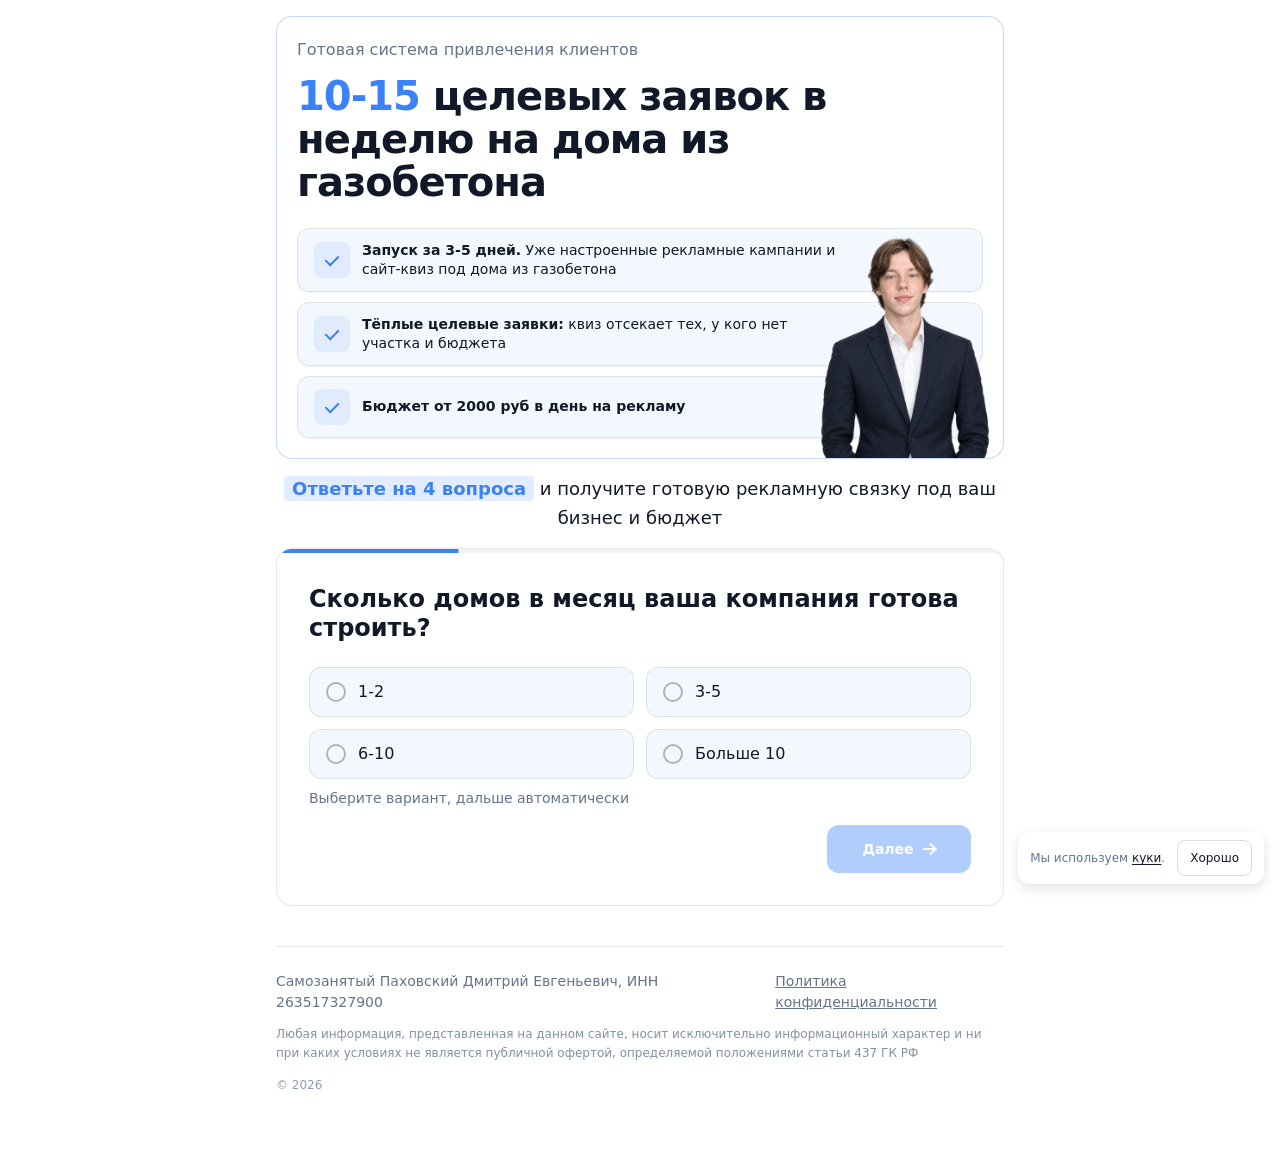
<file: index.html>
<!doctype html>
<html lang="ru">
<head>
<meta charset="utf-8">
<meta name="viewport" content="width=device-width, initial-scale=1">
<title>10-15 целевых заявок в неделю на дома из газобетона</title>
<meta name="description" content="Готовая рекламная связка для строительных компаний: запуск за 3-5 дней, сайт-квиз, Яндекс Директ, фильтрация нецелевых заявок, бюджет от 2000 руб в день.">
<meta property="og:title" content="10-15 целевых заявок в неделю на дома из газобетона">
<meta property="og:type" content="website">
<meta property="og:locale" content="ru_RU">
<!-- Yandex.Metrika counter: номер должен совпадать с metrikaId в js/config.js -->
<script>
/* Счётчик Метрики. Номер вписан цифрами, иначе проверка установки его не видит.
   На локальном файле и localhost не грузится. */
(function () {
  if (location.protocol === "file:" || location.hostname === "localhost" || location.hostname === "127.0.0.1") return;
  (function (m, e, t, r, i, k, a) {
    m[i] = m[i] || function () { (m[i].a = m[i].a || []).push(arguments); };
    m[i].l = 1 * new Date();
    for (var j = 0; j < document.scripts.length; j++) { if (document.scripts[j].src === r) return; }
    k = e.createElement(t); a = e.getElementsByTagName(t)[0]; k.async = 1; k.src = r; a.parentNode.insertBefore(k, a);
  })(window, document, "script", "https://mc.yandex.ru/metrika/tag.js", "ym");
  ym(113881017, "init", { clickmap: true, trackLinks: true, accurateTrackBounce: true, webvisor: false });
})();
</script>
<!-- /Yandex.Metrika counter -->
<link rel="stylesheet" href="css/base.css">
<link rel="stylesheet" href="css/hero.css">
<link rel="stylesheet" href="css/quiz.css">
</head>
<body>
<noscript><div><img src="https://mc.yandex.ru/watch/113881017" style="position:absolute; left:-9999px;" alt=""></div></noscript>
<main class="page">
  <section class="hero" id="hero">
    <div class="hero-in">
      <p class="hero-kicker">Готовая система привлечения клиентов</p>
      <h1 class="hero-title"><span class="accent">10-15</span> целевых заявок в неделю на дома из газобетона</h1>
      <div class="hero-body">
        <ul class="perks" id="perks">
          <li class="perk"><span class="perk-ic" aria-hidden="true"></span><p><strong>Запуск за <span data-c="days"></span> дней.</strong> Уже настроенные рекламные кампании и сайт-квиз под дома из газобетона</p></li>
          <li class="perk"><span class="perk-ic" aria-hidden="true"></span><p><strong>Тёплые целевые заявки:</strong> квиз отсекает тех, у кого нет участка и бюджета</p></li>
          <li class="perk"><span class="perk-ic" aria-hidden="true"></span><p><strong>Бюджет от <span data-c="adBudget"></span> руб в день на рекламу</strong></p></li>
        </ul>
        <div class="rep" id="rep" hidden></div>
      </div>
    </div>
  </section>

  <div class="stack">
    <p class="lead"><span class="lead-mark">Ответьте на 4 вопроса</span> и получите готовую рекламную связку под ваш бизнес и бюджет</p>
    <section class="quiz" id="quiz" aria-busy="false"></section>
  </div>

  <footer class="foot">
    <div class="foot-row">
      <p id="legal"></p>
      <a class="foot-link" href="privacy.html">Политика конфиденциальности</a>
    </div>
    <p class="foot-small">Любая информация, представленная на данном сайте, носит исключительно информационный характер и ни при каких условиях не является публичной офертой, определяемой положениями статьи 437 ГК РФ</p>
    <p class="foot-tiny">&copy; <span id="year"></span></p>
  </footer>
</main>

<script src="js/config.js"></script>
<script src="js/quiz-data.js"></script>
<script src="js/lead.js"></script>
<script src="js/quiz.js"></script>
<script src="js/main.js"></script>
</body>
</html>
</file>
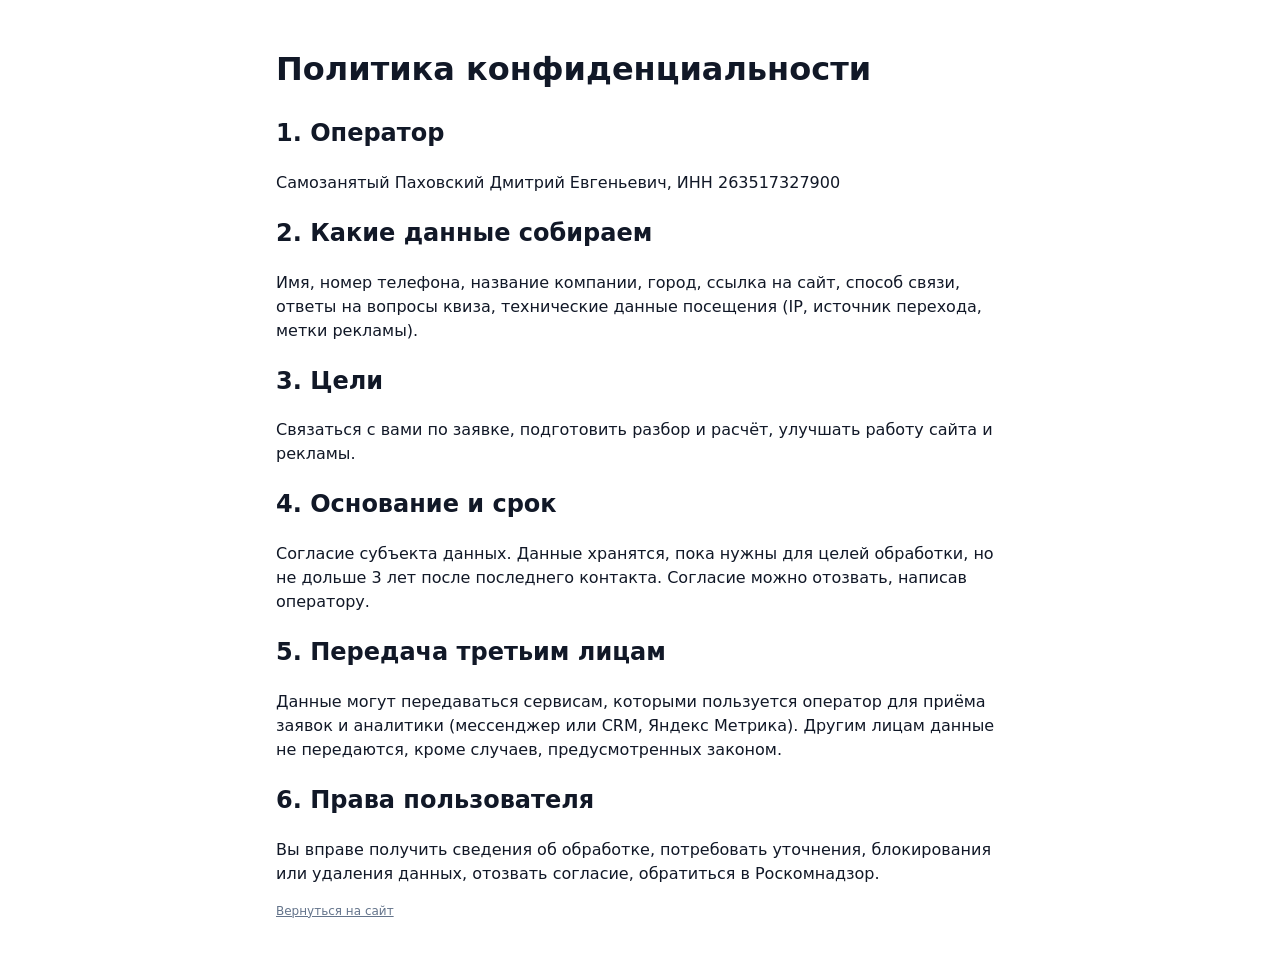
<file: privacy.html>
<!doctype html>
<html lang="ru"><head><meta charset="utf-8"><meta name="viewport" content="width=device-width, initial-scale=1">
<title>Политика конфиденциальности</title><link rel="stylesheet" href="css/base.css"></head>
<body><main class="wrap" style="padding-top:24px;padding-bottom:40px">
<h1>Политика конфиденциальности</h1>
<h2>1. Оператор</h2><p id="op"></p>
<h2>2. Какие данные собираем</h2><p>Имя, номер телефона, название компании, город, ссылка на сайт, способ связи, ответы на вопросы квиза, технические данные посещения (IP, источник перехода, метки рекламы).</p>
<h2>3. Цели</h2><p>Связаться с вами по заявке, подготовить разбор и расчёт, улучшать работу сайта и рекламы.</p>
<h2>4. Основание и срок</h2><p>Согласие субъекта данных. Данные хранятся, пока нужны для целей обработки, но не дольше 3 лет после последнего контакта. Согласие можно отозвать, написав оператору.</p>
<h2>5. Передача третьим лицам</h2><p>Данные могут передаваться сервисам, которыми пользуется оператор для приёма заявок и аналитики (мессенджер или CRM, Яндекс Метрика). Другим лицам данные не передаются, кроме случаев, предусмотренных законом.</p>
<h2>6. Права пользователя</h2><p>Вы вправе получить сведения об обработке, потребовать уточнения, блокирования или удаления данных, отозвать согласие, обратиться в Роскомнадзор.</p>
<p class="legal"><a href="index.html">Вернуться на сайт</a></p>
<script src="js/config.js"></script>
<script>
(function(){var c=window.SITE_CONFIG,op=document.getElementById("op");
var t=[c.legal,c.email&&("Контакт для обращений: "+c.email)].filter(Boolean).join(". ");
op.textContent=t||"Укажите оператора в js/config.js (поля legal и email).";})();
</script>
</main></body></html>
</file>
<file: css/base.css>
:root{--bg:#fff;--fg:#111827;--muted:#64748b;--warm:#f3f8fe;--border:#e2e3e5;--accent:#3b82f6;--accent-h:#3370d4;--accent-on:#fff;--danger:#dc2626;--radius:16px}
*{box-sizing:border-box}
html{scroll-behavior:smooth;-webkit-text-size-adjust:100%}
body{margin:0;background:var(--bg);color:var(--fg);font-family:ui-sans-serif,system-ui,-apple-system,"Segoe UI",Roboto,Arial,sans-serif;line-height:1.5;font-size:16px}
.page{max-width:760px;margin:0 auto;padding:12px 8px}
.accent{color:var(--accent)}
.stack{margin-top:16px;display:grid;gap:16px}
.lead{margin:0;text-align:center;font-size:16px;line-height:1.6}
.lead-mark{background:rgba(59,130,246,.15);color:var(--accent);font-weight:700;padding:2px 8px;border-radius:4px}
.foot{margin-top:40px;border-top:1px solid rgba(17,24,39,.1);padding:24px 0 40px;color:var(--muted);font-size:14px}
.foot p{margin:0}
.foot-row{display:flex;flex-direction:column;gap:8px;margin-bottom:12px}
.foot-link{color:var(--muted);text-decoration:underline;min-height:40px;display:inline-flex;align-items:center}
.foot-link:hover{color:var(--fg)}
.foot-small{font-size:12px;line-height:1.6;color:rgba(100,116,139,.8);margin-bottom:12px!important}
.foot-tiny{font-size:12px;color:rgba(100,116,139,.7)}
.cookie{position:fixed;left:0;right:0;bottom:12px;z-index:50;display:flex;justify-content:center;padding:0 12px;pointer-events:none}
.cookie-in{pointer-events:auto;display:inline-flex;align-items:center;gap:12px;background:var(--bg);color:var(--muted);border-radius:12px;padding:8px 12px;box-shadow:0 4px 12px rgba(0,0,0,.12);font-size:12px}
.cookie-in a{color:var(--fg);font-weight:500;text-decoration:underline;text-underline-offset:2px}
.cookie-ok{font:inherit;font-weight:500;color:var(--fg);background:transparent;border:1px solid rgba(17,24,39,.15);border-radius:8px;height:36px;padding:0 12px;cursor:pointer}
.cookie-ok:hover{background:rgba(17,24,39,.05)}
@media(min-width:768px){.page{padding:16px}.lead{font-size:18px}.foot-row{flex-direction:row;justify-content:space-between;align-items:center;gap:24px}.cookie{justify-content:flex-end;bottom:16px;padding:0 16px}}
@media(prefers-reduced-motion:reduce){html{scroll-behavior:auto}}
.wrap{max-width:760px;margin:0 auto;padding:0 16px}
.legal a{color:var(--muted)}.legal{font-size:12px;color:var(--muted)}
</file>
<file: css/hero.css>
.hero{position:relative;overflow:hidden;border:1px solid rgba(59,130,246,.3);border-radius:var(--radius);background:var(--bg)}
.hero-in{padding:20px 12px}
.hero-kicker{margin:0 0 12px;max-width:68ch;font-size:14px;font-weight:500;line-height:1.6;color:var(--muted)}
.hero-title{margin:0;font-size:28px;line-height:1.08;font-weight:800;letter-spacing:-.025em}
.hero-body{position:relative;margin-top:20px}
.perks{list-style:none;margin:0;padding:0;display:grid;gap:8px;position:relative;z-index:1}
.perk{display:flex;align-items:center;gap:10px;border:1px solid var(--border);border-radius:12px;background:var(--warm);padding:10px 12px;box-shadow:0 1px 2px rgba(0,0,0,.05)}
.perk p{margin:0;min-width:0;font-size:12px;line-height:1.35}
.perk strong{font-weight:600}
.perk-ic{flex:none;width:28px;height:28px;border-radius:8px;background:rgba(59,130,246,.1);position:relative}
.perk-ic::after{content:"";position:absolute;left:50%;top:50%;width:11px;height:6px;border-left:2px solid var(--accent);border-bottom:2px solid var(--accent);transform:translate(-50%,-62%) rotate(-45deg)}
.has-rep .perk:nth-child(1){padding-right:126px}.has-rep .perk:nth-child(2){padding-right:166px}.has-rep .perk:nth-child(3){padding-right:185px}
.rep{position:absolute;right:-24px;bottom:-24px;width:194px;height:260px;z-index:2;pointer-events:none}
.rep img{position:absolute;right:0;bottom:0;max-width:100%;max-height:100%;width:auto;height:auto;user-select:none;object-position:50% 45%}
.rep[hidden]{display:none}
@media(min-width:400px){.perk{gap:12px}.perk-ic{width:32px;height:32px}}
@media(min-width:768px){.hero-in{padding:20px}.hero-kicker{font-size:16px}.hero-title{font-size:40px}.hero-body{margin-top:24px}.perks{gap:10px}.perk{padding:12px 16px}.perk p{font-size:14px}.perk-ic{width:36px;height:36px}.rep{right:-16px}}
</file>
<file: css/quiz.css>
.quiz{overflow:hidden;border:1px solid rgba(17,24,39,.1);border-radius:var(--radius);background:var(--bg)}
.q-bar{height:4px;background:rgba(17,24,39,.05)}
.q-fill{height:100%;background:var(--accent);transform-origin:left;transition:transform .3s}
.q-panel{padding:24px 12px}
.q-title{margin:0;font-size:20px;line-height:1.2;font-weight:700;outline:none}
.q-sub{margin:8px 0 0;font-size:14px;line-height:1.6;color:var(--muted)}
.q-grid{margin-top:24px;display:grid;grid-template-columns:1fr;gap:8px}
.q-opt{display:flex;align-items:center;gap:12px;min-height:44px;width:100%;text-align:left;font:inherit;font-size:14px;font-weight:500;color:var(--fg);background:var(--warm);border:1px solid rgba(17,24,39,.1);border-radius:12px;padding:12px 16px;cursor:pointer;transition:border-color .15s,background .15s}
.q-opt:hover{border-color:rgba(59,130,246,.4);background:rgba(59,130,246,.05)}
.q-opt:focus-visible{outline:2px solid rgba(59,130,246,.5);outline-offset:1px}
.q-radio{flex:none;width:20px;height:20px;border:2px solid rgba(17,24,39,.3);border-radius:50%;display:flex;align-items:center;justify-content:center}
.q-opt.is-on{border-color:var(--accent);background:rgba(59,130,246,.05)}
.q-opt.is-on .q-radio{border-color:var(--accent)}
.q-opt.is-on .q-radio::after{content:"";width:10px;height:10px;border-radius:50%;background:var(--accent)}
.q-hint{margin:8px 0 0;min-height:20px;font-size:12px;line-height:1.6;color:var(--muted)}
.q-actions{margin-top:16px;display:flex;align-items:center;gap:12px;min-height:48px}
.q-btn{display:inline-flex;align-items:center;justify-content:center;gap:8px;height:48px;border-radius:12px;font:inherit;font-size:14px;font-weight:600;cursor:pointer;white-space:nowrap;text-decoration:none}
.q-next{margin-left:auto;min-width:144px;padding:0 24px;border:0;background:var(--accent);color:var(--accent-on);transition:background .15s}
.q-next:hover{background:var(--accent-h)}
.q-next:disabled{opacity:.4;cursor:not-allowed}
.q-back{width:48px;border:1px solid rgba(17,24,39,.15);background:var(--bg);color:var(--fg)}
.q-back:hover{background:rgba(17,24,39,.05)}
.q-arrow{width:14px;height:14px;position:relative;display:inline-block}
.q-arrow::before{content:"";position:absolute;left:1px;right:1px;top:50%;border-top:2px solid currentColor;transform:translateY(-50%)}
.q-arrow::after{content:"";position:absolute;top:50%;width:7px;height:7px;border:solid currentColor;border-width:2px 2px 0 0}
.q-arrow.r::after{right:1px;transform:translateY(-50%) rotate(45deg)}
.q-arrow.l::after{left:1px;transform:translateY(-50%) rotate(-135deg)}
.q-input{display:block;width:100%;margin-top:24px;font:inherit;font-size:16px;color:var(--fg);background:var(--warm);border:1px solid rgba(17,24,39,.1);border-radius:12px;padding:12px 16px}
.q-input::placeholder{color:var(--muted)}
.q-input:focus{outline:none;border-color:var(--accent);box-shadow:0 0 0 2px rgba(59,130,246,.5)}
.q-input[aria-invalid=true]{border-color:var(--danger)}
.q-consent{margin-top:16px;display:flex;align-items:flex-start;gap:8px;cursor:pointer;font-size:14px;color:var(--muted)}
.q-consent input{margin-top:3px;accent-color:var(--accent)}
.q-consent a{color:var(--accent);text-decoration:underline}
.q-error{margin:8px 0 0;min-height:18px;font-size:13px;color:var(--danger)}
.q-links{margin-top:20px;display:flex;gap:10px;flex-wrap:wrap}
.q-link{height:44px;padding:0 20px;border:1px solid rgba(59,130,246,.4);color:var(--accent);background:var(--bg)}
.q-link:hover{background:rgba(59,130,246,.05)}
.q-dev{margin-top:16px;background:#fff3b0;padding:8px 10px;border-radius:6px;font-size:13px}
@media(min-width:640px){.q-grid{grid-template-columns:repeat(6,1fr);gap:12px}.q-opt{grid-column:span 3;font-size:16px}.q-opt.wide{grid-column:span 2}}
@media(min-width:768px){.q-panel{padding:32px}.q-title{font-size:24px}.q-sub{font-size:16px}.q-hint{font-size:14px}}
@media(prefers-reduced-motion:reduce){.q-fill{transition:none}}

/* Плавные переходы между шагами */
.q-holder{overflow:hidden}
.q-panel.enter{animation:q-in .28s cubic-bezier(.22,.8,.3,1) both}
.q-panel.enter-back{animation:q-in-back .28s cubic-bezier(.22,.8,.3,1) both}
.q-panel.leave{animation:q-out .17s ease-in both}
.q-panel.leave-back{animation:q-out-back .17s ease-in both}
@keyframes q-in{from{opacity:0;transform:translateX(24px)}to{opacity:1;transform:none}}
@keyframes q-in-back{from{opacity:0;transform:translateX(-24px)}to{opacity:1;transform:none}}
@keyframes q-out{to{opacity:0;transform:translateX(-24px)}}
@keyframes q-out-back{to{opacity:0;transform:translateX(24px)}}
.q-opt{transition:border-color .15s,background .15s,transform .12s}
.q-opt:active{transform:scale(.985)}
.q-radio{transition:border-color .15s}
.q-opt.is-on .q-radio::after{animation:q-pop .18s ease-out}
@keyframes q-pop{from{transform:scale(0)}to{transform:scale(1)}}
.q-opt.multi .q-radio{border-radius:6px}
.q-opt.multi.is-on .q-radio{background:var(--accent)}
.q-opt.multi.is-on .q-radio::after{width:10px;height:5px;border-radius:0;background:none;border-left:2px solid #fff;border-bottom:2px solid #fff;transform:translateY(-1px) rotate(-45deg);animation:none}

/* Выбор способа связи над телефоном */
.q-label{margin:24px 0 8px;font-size:12px;font-weight:700;letter-spacing:.04em;text-transform:uppercase;color:var(--muted)}
.q-tabs{display:grid;grid-template-columns:repeat(2,1fr);gap:8px}
.q-tab{height:44px;font:inherit;font-size:14px;font-weight:500;color:var(--muted);background:var(--bg);border:1px solid rgba(17,24,39,.12);border-radius:12px;cursor:pointer;transition:background .15s,color .15s,border-color .15s}
.q-tab:hover{border-color:rgba(59,130,246,.4);color:var(--fg)}
.q-tab.is-on{background:var(--accent);border-color:var(--accent);color:var(--accent-on)}
.q-tab:focus-visible{outline:2px solid rgba(59,130,246,.5);outline-offset:1px}
.q-tabs+.q-input{margin-top:12px}
@media(min-width:640px){.q-tabs{grid-template-columns:repeat(4,1fr)}}
@media(prefers-reduced-motion:reduce){.q-panel.enter,.q-panel.enter-back,.q-panel.leave,.q-panel.leave-back{animation:none}.q-opt,.q-tab{transition:none}.q-opt.is-on .q-radio::after{animation:none}}
</file>
